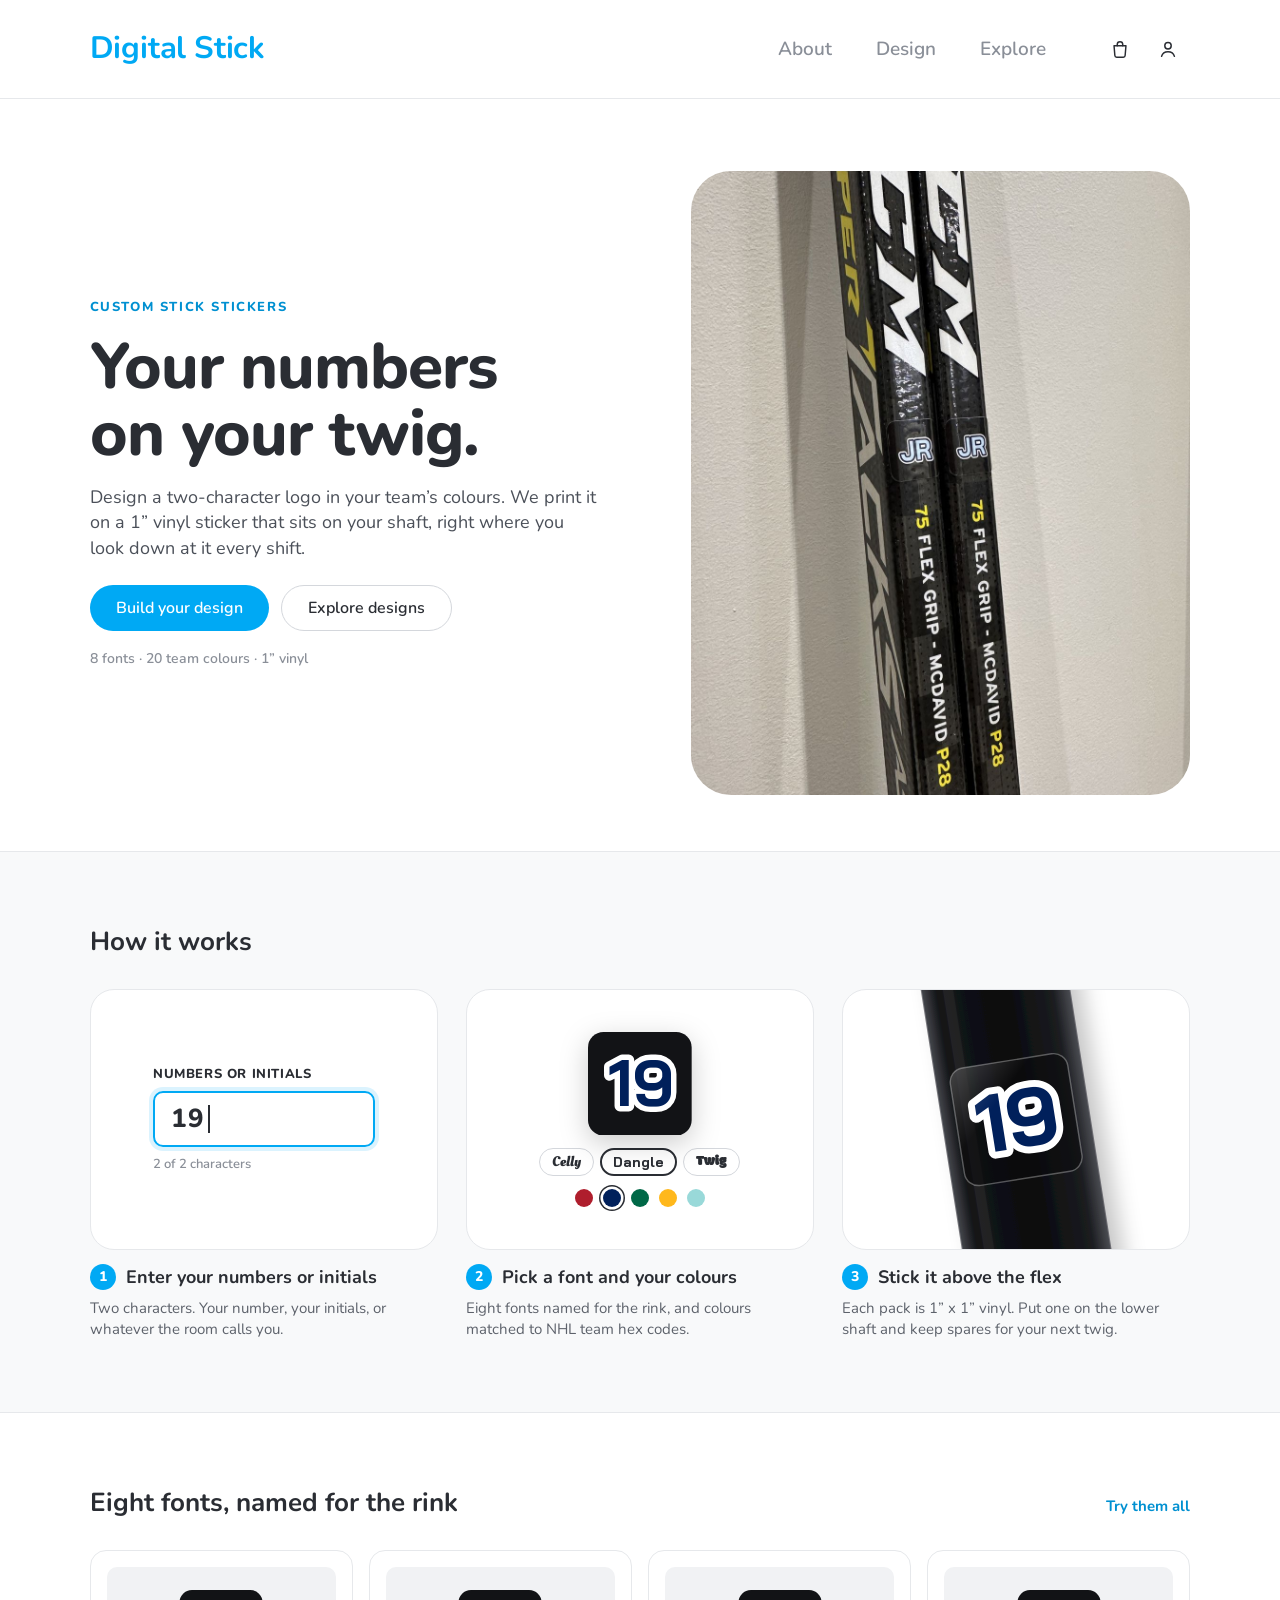
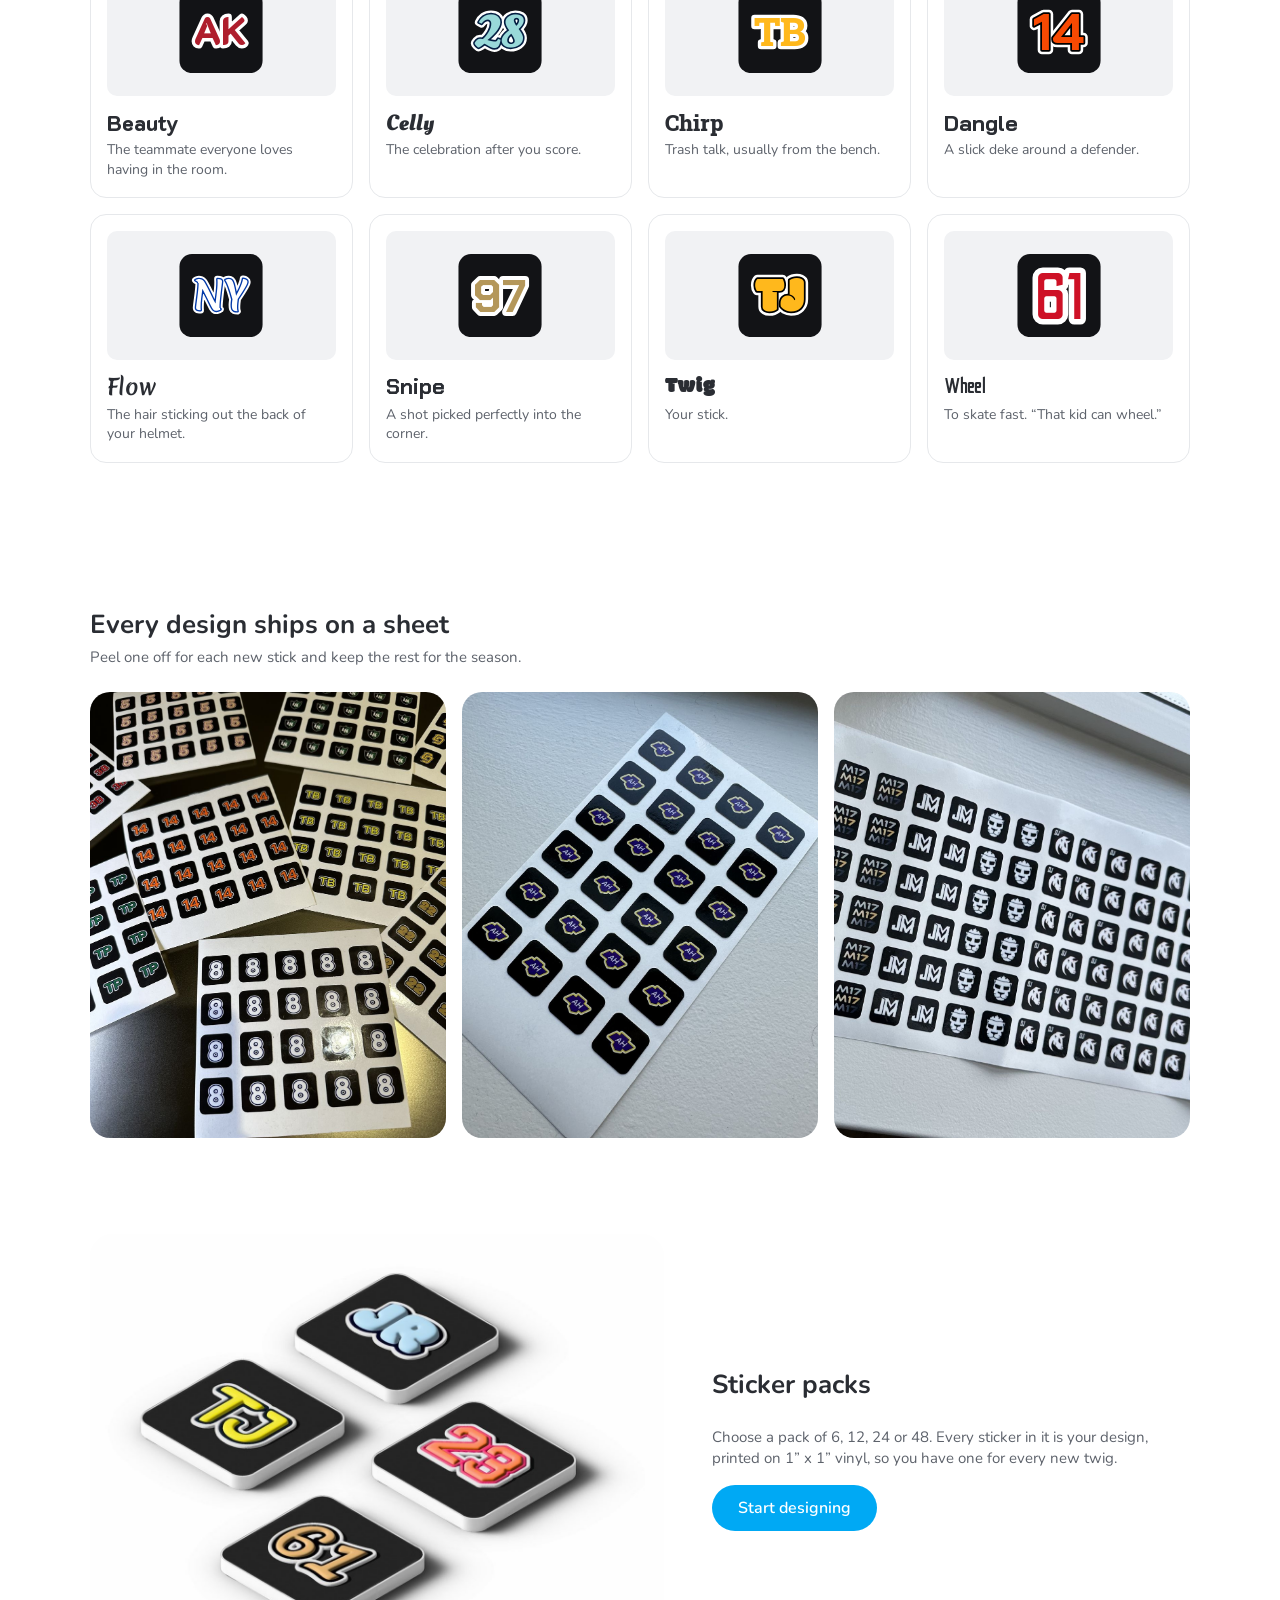
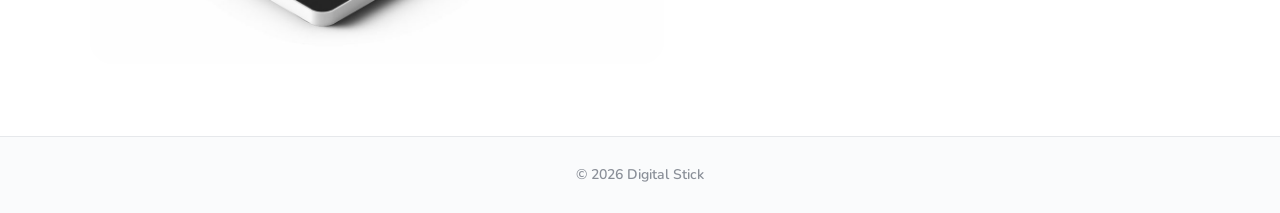
<file: index.html>
<!doctype html>
<html lang="en">
<head>
  <meta charset="utf-8">
  <meta name="viewport" content="width=device-width, initial-scale=1">
  <title>Digital Stick</title>
  <meta name="description" content="Design a two-character logo in your team's colours and put it on your hockey stick.">
  <link rel="preconnect" href="https://fonts.googleapis.com">
  <link rel="preconnect" href="https://fonts.gstatic.com" crossorigin>
  <link rel="stylesheet" href="https://fonts.googleapis.com/css2?family=Nunito:wght@400;600;700;800&family=Bai+Jamjuree:wght@700&family=Chakra+Petch:wght@700&family=K2D:wght@800&family=Merienda:wght@700&family=Modak&family=Odibee+Sans&family=Oleo+Script:wght@700&family=Roboto+Slab:wght@800&display=swap">
  <link rel="stylesheet" href="styles.css">
</head>
<body>
  <header class="site-header">
    <div class="container header-inner">
      <a class="brand" href="#home">Digital Stick</a>

      <nav class="nav" id="nav" aria-label="Main">
        <a href="#about" data-nav="about">About</a>
        <a href="#design" data-nav="design">Design</a>
        <a href="#explore" data-nav="explore">Explore</a>
        <a class="nav-mobile-only" href="#account" data-nav="account">Account</a>
      </nav>

      <div class="header-icons">
        <button class="icon-btn" id="cartBtn" type="button" aria-label="Bag">
          <svg viewBox="0 0 24 24" aria-hidden="true"><path d="M5.5 8.5h13l-.9 10.6a2 2 0 0 1-2 1.9H8.4a2 2 0 0 1-2-1.9L5.5 8.5Z"/><path d="M9 8.5V7a3 3 0 0 1 6 0v1.5"/></svg>
          <span class="badge" id="cartCount" hidden>0</span>
        </button>
        <button class="icon-btn account-btn" id="accountBtn" type="button" aria-label="Account" data-nav="account">
          <svg viewBox="0 0 24 24" aria-hidden="true"><circle cx="12" cy="8.5" r="3.5"/><path d="M5 20c.9-3.3 3.6-5 7-5s6.1 1.7 7 5"/></svg>
        </button>
        <button class="icon-btn menu-btn" id="menuBtn" type="button" aria-label="Menu" aria-expanded="false" aria-controls="nav">
          <svg viewBox="0 0 24 24" aria-hidden="true"><path d="M4 9h16M4 15h16"/></svg>
        </button>
      </div>
    </div>
  </header>

  <main>
    <!-- Home -->
    <section class="page home" data-page="home" aria-labelledby="homeTitle" hidden>
      <div class="container hero">
        <div class="hero-copy">
          <p class="eyebrow">Custom stick stickers</p>
          <h1 class="hero-title" id="homeTitle" tabindex="-1">Your numbers on your twig.</h1>
          <p class="lede">Design a two-character logo in your team’s colours. We print it on a 1” vinyl sticker that sits on your shaft, right where you look down at it every shift.</p>
          <div class="hero-ctas">
            <a class="btn primary lg" href="#design">Build your design</a>
            <a class="btn ghost lg" href="#explore">Explore designs</a>
          </div>
          <p class="hero-note">8 fonts · 20 team colours · 1” vinyl</p>
        </div>
        <div class="hero-visual">
          <img class="hero-card photo" src="assets/photos/sticks-jr.jpg" width="1050" height="1400"
               alt="Two hockey sticks, each with a light blue JR sticker on the shaft above the flex print">
        </div>
      </div>

      <div class="section how">
        <div class="container">
          <h2 class="section-title">How it works</h2>
          <ol class="steps-list">
            <li>
              <div class="step-visual" aria-hidden="true">
                <div class="mock-field">
                  <span class="mock-label">Numbers or initials</span>
                  <span class="mock-input"><span>19</span><i class="mock-caret"></i></span>
                  <span class="mock-hint">2 of 2 characters</span>
                </div>
              </div>
              <h3>Enter your numbers or initials</h3>
              <p>Two characters. Your number, your initials, or whatever the room calls you.</p>
            </li>
            <li>
              <div class="step-visual" aria-hidden="true">
                <div class="mock-pick">
                  <div class="mock-sticker" id="howColour"></div>
                  <div class="mock-fonts" id="howFonts"></div>
                  <div class="mock-swatches" id="howSwatches"></div>
                </div>
              </div>
              <h3>Pick a font and your colours</h3>
              <p>Eight fonts named for the rink, and colours matched to NHL team hex codes.</p>
            </li>
            <li>
              <div class="step-visual stick-mini" id="howStick" aria-hidden="true"></div>
              <h3>Stick it above the flex</h3>
              <p>Each pack is 1” x 1” vinyl. Put one on the lower shaft and keep spares for your next twig.</p>
            </li>
          </ol>
        </div>
      </div>

      <div class="section fonts-section">
        <div class="container">
          <div class="section-head">
            <h2 class="section-title">Eight fonts, named for the rink</h2>
            <a class="text-link" href="#design">Try them all</a>
          </div>
          <div class="font-tiles" id="fontTiles"></div>
        </div>
      </div>

      <div class="section band">
        <div class="container">
          <div class="section-head">
            <h2 class="section-title">Every design ships on a sheet</h2>
          </div>
          <p class="section-sub">Peel one off for each new stick and keep the rest for the season.</p>
          <div class="photo-band">
            <img class="photo" src="assets/photos/sheets-spread.jpg" width="1050" height="1400" loading="lazy"
                 alt="Sticker sheets fanned out on a table, with numbers 8, 14 and 22 and initials TB and TP">
            <img class="photo" src="assets/photos/sheet-ah.jpg" width="1050" height="1400" loading="lazy"
                 alt="A sheet of 24 black square stickers with a purple and gold AH logo">
            <img class="photo" src="assets/photos/sheet-strip.jpg" width="1400" height="1400" loading="lazy"
                 alt="A long strip of black square stickers printed with several different team logos">
          </div>
        </div>
      </div>

      <div class="section packs-section">
        <div class="container packs-inner">
          <img class="packs-photo" src="assets/photos/stickers-3d.jpg" width="1200" height="900" loading="lazy"
               alt="Four square stickers reading JR, TJ, 28 and 61, each on a black background">
          <div class="packs-copy">
            <h2 class="section-title">Sticker packs</h2>
            <p class="section-sub">Choose a pack of 6, 12, 24 or 48. Every sticker in it is your design, printed on 1” x 1” vinyl, so you have one for every new twig.</p>
            <a class="btn primary lg" href="#design">Start designing</a>
          </div>
        </div>
      </div>
    </section>

    <!-- Design, step 1: build the design -->
    <section class="page step" data-page="design" id="stepDesign" aria-labelledby="designTitle" hidden>
      <div class="container layout">
        <div class="preview-col">
          <h1 class="step-title" id="designTitle" tabindex="-1">Build your design</h1>
          <div class="preview-card">
            <div class="logo-preview" id="logoPreview" role="img" aria-label="Logo preview"></div>
          </div>
        </div>

        <form class="options" id="designForm" novalidate>
          <div class="opt open" data-opt="text">
            <button class="opt-head" type="button" aria-expanded="true">
              <span class="opt-title" id="textLabel">Enter your numbers or initials</span>
              <span class="opt-value" data-value="text"></span>
              <span class="check" aria-hidden="true"></span>
            </button>
            <div class="opt-body">
              <input class="text-input" id="textInput" type="text" maxlength="2" autocomplete="off"
                     autocapitalize="characters" spellcheck="false" aria-labelledby="textLabel" aria-describedby="textHint">
              <p class="hint" id="textHint">Up to 2 letters or numbers</p>
            </div>
          </div>

          <div class="opt" data-opt="font">
            <button class="opt-head" type="button" aria-expanded="false">
              <span class="opt-title" id="fontLabel">Choose a font</span>
              <span class="opt-value" data-value="font"></span>
              <span class="check" aria-hidden="true"></span>
            </button>
            <div class="opt-body">
              <div class="font-grid" id="fontGrid" role="radiogroup" aria-labelledby="fontLabel"></div>
            </div>
          </div>

          <div class="opt" data-opt="fill">
            <button class="opt-head" type="button" aria-expanded="false">
              <span class="opt-title" id="fillLabel">Pick a colour</span>
              <span class="opt-value" data-value="fill"></span>
              <span class="check" aria-hidden="true"></span>
            </button>
            <div class="opt-body">
              <p class="colour-name" id="fillName" aria-live="polite"></p>
              <div class="swatches" id="fillSwatches" role="radiogroup" aria-labelledby="fillLabel"></div>
            </div>
          </div>

          <div class="opt" data-opt="outline">
            <button class="opt-head" type="button" aria-expanded="false">
              <span class="opt-title" id="outlineLabel">Add an outline</span>
              <span class="opt-value" data-value="outline"></span>
              <span class="check" aria-hidden="true"></span>
            </button>
            <div class="opt-body">
              <p class="colour-name" id="outlineName" aria-live="polite"></p>
              <div class="swatches" id="outlineSwatches" role="radiogroup" aria-labelledby="outlineLabel"></div>
            </div>
          </div>

          <div class="actions">
            <button class="btn ghost" id="saveDesignBtn" type="button">Save design</button>
            <button class="btn primary" id="nextBtn" type="submit">Next</button>
          </div>
        </form>
      </div>
    </section>

    <!-- Design, step 2: pick a pack and add to cart -->
    <section class="page step" data-page="order" id="stepOrder" aria-labelledby="orderTitle" hidden>
      <div class="container layout">
        <div class="preview-col">
          <h1 class="step-title" id="orderTitle" tabindex="-1">Your design</h1>
          <div class="preview-card carousel-card">
            <div class="carousel" id="carousel" aria-roledescription="carousel" aria-label="Design previews">
              <div class="slide" role="group" aria-roledescription="slide" aria-label="Sticker pack">
                <div class="sheet" id="sheet"></div>
              </div>
              <div class="slide" role="group" aria-roledescription="slide" aria-label="Single sticker">
                <div class="single" id="single"></div>
              </div>
              <div class="slide" role="group" aria-roledescription="slide" aria-label="On your stick">
                <div class="on-stick" id="onStick"></div>
              </div>
            </div>
          </div>
          <div class="dots" id="dots" role="tablist" aria-label="Choose preview">
            <button class="dot" type="button" role="tab" aria-label="Sticker pack" aria-selected="true"></button>
            <button class="dot" type="button" role="tab" aria-label="Single sticker" aria-selected="false"></button>
            <button class="dot" type="button" role="tab" aria-label="On your stick" aria-selected="false"></button>
          </div>
        </div>

        <form class="options order-options" id="orderForm" novalidate>
          <button class="back-link" id="backBtn" type="button">
            <svg viewBox="0 0 24 24" aria-hidden="true"><path d="M15 5l-7 7 7 7"/></svg>
            Edit design
          </button>

          <div class="opt open done">
            <div class="opt-head static">
              <span class="opt-title" id="qtyLabel">Select your quantity</span>
              <span class="check" aria-hidden="true"></span>
            </div>
            <div class="opt-body">
              <p class="desc">Every sticker in a pack is your design, printed on 1” x 1” vinyl.</p>
              <div class="qty-grid" id="qtyGrid" role="radiogroup" aria-labelledby="qtyLabel"></div>
            </div>
          </div>

          <div class="checkout">
            <label class="terms">
              <input type="checkbox" id="termsBox">
              <span>Please read and agree to the <a href="#terms" id="termsLink">terms and conditions.</a></span>
            </label>
            <p class="error" id="termsError" role="alert" hidden>Please agree to the terms and conditions first.</p>
            <button class="btn primary" id="addBtn" type="submit">Add to cart</button>
          </div>
        </form>
      </div>
    </section>

    <!-- Explore -->
    <section class="page explore" data-page="explore" aria-labelledby="exploreTitle" hidden>
      <div class="container">
        <div class="page-head">
          <h1 class="page-title" id="exploreTitle" tabindex="-1">Explore</h1>
          <p class="page-sub">Starter designs to riff on. Pick one, then change anything you want.</p>
        </div>
        <div class="chips" id="exploreChips" role="radiogroup" aria-label="Filter by font"></div>
        <ul class="gallery" id="gallery"></ul>
        <p class="gallery-empty" id="galleryEmpty" hidden>No designs in this font yet. <a href="#design">Make the first one.</a></p>
      </div>
    </section>

    <!-- About -->
    <section class="page about" data-page="about" aria-labelledby="aboutTitle" hidden>
      <div class="container">
        <div class="page-head">
          <h1 class="page-title" id="aboutTitle" tabindex="-1">About Digital Stick</h1>
          <p class="page-sub">Every player has a number. We put yours on your stick.</p>
        </div>

        <div class="about-grid">
          <div class="about-copy">
          <div class="prose">
            <p>Digital Stick started with a simple itch: sticks all look the same on the rack, and a strip of tape with your number in marker doesn’t last a week. We wanted something that looked like it came from the factory and still felt like yours.</p>
            <p>So we built a customizer. You choose two characters, a font, a fill colour and an outline. We print it on 1” vinyl and ship it in a pack, so you have one for every new twig this season.</p>
            <p>The fonts are named after the words you hear on the bench, and every colour comes straight from an NHL team palette, down to the hex code.</p>
          </div>
          <dl class="spec-grid">
            <div><dt>Size</dt><dd>1” x 1”</dd></div>
            <div><dt>Material</dt><dd>Vinyl</dd></div>
            <div><dt>Packs</dt><dd>6, 12, 24 or 48</dd></div>
            <div><dt>Choices</dt><dd>8 fonts, 20 colours</dd></div>
          </dl>
          </div>
          <figure class="placement">
            <div class="placement-frame">
              <img class="placement-card photo" src="assets/photos/sticks-jr-closeup.jpg" width="1050" height="1400" loading="lazy"
                   alt="Close-up of JR stickers on two stick shafts, just above the 75 flex print">
              <span class="placement-tag">Lower shaft, above the flex print</span>
            </div>
            <figcaption>You see it every time you look down, and it stays clear of your grip and your blade tape.</figcaption>
          </figure>
        </div>

        <div class="about-section">
          <h2 class="section-title">Applying your sticker</h2>
          <ol class="apply-list">
            <li><strong>Clean the spot.</strong> Wipe the shaft with rubbing alcohol and let it dry.</li>
            <li><strong>Peel and place.</strong> Line it up square with the shaft before you press down.</li>
            <li><strong>Press it flat.</strong> Work from the centre out to push out any air.</li>
            <li><strong>Let it set.</strong> Give it a few hours before your next skate.</li>
          </ol>
        </div>

        <div class="about-section">
          <h2 class="section-title">The glossary</h2>
          <dl class="glossary" id="glossary"></dl>
        </div>

        <div class="about-section">
          <h2 class="section-title">The colours</h2>
          <p class="section-sub">Each colour is named for the team it comes from. Digital Stick isn’t affiliated with the NHL or any of its teams.</p>
          <ul class="palette-list" id="paletteList"></ul>
        </div>

        <div class="about-section">
          <h2 class="section-title">Questions</h2>
          <div class="faq">
            <details>
              <summary>How big are the stickers?</summary>
              <p>Every sticker is 1” x 1”, which fits across the shaft of a senior or intermediate stick.</p>
            </details>
            <details>
              <summary>Can I use one character?</summary>
              <p>Yes. Enter a single number or letter and the design centres it for you.</p>
            </details>
            <details>
              <summary>Can I use a colour that isn’t listed?</summary>
              <p>Tap the plus button at the start of either colour row to pick any colour you like.</p>
            </details>
            <details>
              <summary>Can I order more than one design?</summary>
              <p>Yes. Add a design to your bag, then go back and build another. Every design ships together.</p>
            </details>
          </div>
        </div>
      </div>
    </section>

    <!-- Checkout -->
    <section class="page checkout-page" data-page="checkout" aria-labelledby="checkoutTitle" hidden>
      <div class="container">
        <div class="page-head">
          <h1 class="page-title" id="checkoutTitle" tabindex="-1">Checkout</h1>
        </div>

        <div class="checkout-empty" id="checkoutEmpty" hidden>
          <p>Your bag is empty.</p>
          <a class="btn primary lg" href="#design">Build your design</a>
        </div>

        <form class="checkout-grid" id="checkoutForm" novalidate>
          <div class="checkout-main">
            <section class="co-block" aria-labelledby="coBagTitle">
              <h2 class="co-title" id="coBagTitle">Your bag</h2>
              <ul class="co-items" id="coItems"></ul>
              <a class="text-link" href="#design">+ Add another design</a>
            </section>

            <section class="co-block" aria-labelledby="coShipTitle">
              <h2 class="co-title" id="coShipTitle">Shipping</h2>
              <div class="ship-options" id="shipOptions" role="radiogroup" aria-labelledby="coShipTitle"></div>
              <p class="co-note">You’ll enter your shipping address on the next step.</p>
            </section>
          </div>

          <aside class="summary" aria-labelledby="summaryTitle">
            <h2 class="co-title" id="summaryTitle">Order summary</h2>
            <dl class="summary-rows">
              <div><dt>Subtotal</dt><dd id="sumSubtotal">$0.00</dd></div>
              <div><dt>Shipping</dt><dd id="sumShipping">$0.00</dd></div>
              <div><dt>Taxes</dt><dd class="muted">Calculated at payment</dd></div>
              <div class="total"><dt>Total</dt><dd id="sumTotal">$0.00</dd></div>
            </dl>
            <button class="btn primary block lg" id="payBtn" type="submit">
              <svg viewBox="0 0 24 24" aria-hidden="true"><rect x="5" y="10.5" width="14" height="10" rx="2"/><path d="M8 10.5V8a4 4 0 0 1 8 0v2.5"/></svg>
              <span>Continue to payment</span>
            </button>
            <p class="error" id="payError" role="alert" hidden></p>
            <p class="secure-note">Payment is handled by Stripe. You can pay by card, Apple Pay or Google Pay, and your card details never touch this site.</p>
            <p class="demo-note" id="demoNote">Demo mode: payments aren’t connected yet, so nothing will be charged.</p>
          </aside>
        </form>
      </div>
    </section>

    <!-- Account: everything here is kept in this browser -->
    <section class="page account" data-page="account" aria-labelledby="accountTitle" hidden>
      <div class="container">
        <div class="page-head">
          <h1 class="page-title" id="accountTitle" tabindex="-1">Your account</h1>
          <p class="page-sub">Your details, saved designs and orders are kept in this browser. Come back on the same device to pick up where you left off.</p>
        </div>

        <div class="account-grid">
          <div class="account-main">
            <section class="co-block" aria-labelledby="savedTitle">
              <h2 class="co-title" id="savedTitle">Saved designs</h2>
              <ul class="saved-grid" id="savedGrid"></ul>
              <div class="account-empty" id="savedEmpty" hidden>
                <p>No saved designs yet. Build one and tap “Save design” to keep it here.</p>
                <a class="btn ghost" href="#design">Build a design</a>
              </div>
            </section>

            <section class="co-block" aria-labelledby="ordersTitle">
              <h2 class="co-title" id="ordersTitle">Orders</h2>
              <ul class="order-list" id="orderList"></ul>
              <p class="account-empty-text" id="ordersEmpty" hidden>You haven’t placed an order yet.</p>
            </section>
          </div>

          <aside class="summary" aria-labelledby="detailsTitle">
            <h2 class="co-title" id="detailsTitle">Your details</h2>
            <form class="details-form" id="detailsForm" novalidate>
              <label class="field" for="profileName">
                <span>Name</span>
                <input id="profileName" type="text" autocomplete="name">
              </label>
              <label class="field" for="profileEmail">
                <span>Email</span>
                <input id="profileEmail" type="email" autocomplete="email" inputmode="email" aria-describedby="profileError">
              </label>
              <p class="error" id="profileError" role="alert" hidden></p>
              <button class="btn primary block" type="submit">Save details</button>
              <p class="secure-note">We fill in this email at checkout, so your receipt and shipping updates go to the right inbox.</p>
            </form>
          </aside>
        </div>
      </div>
    </section>

    <!-- Thanks -->
    <section class="page thanks" data-page="thanks" aria-labelledby="thanksTitle" hidden>
      <div class="container thanks-inner">
        <div class="thanks-badge" aria-hidden="true">
          <svg viewBox="0 0 24 24"><path d="M6 12.5l4 4 8-9"/></svg>
        </div>
        <h1 class="page-title" id="thanksTitle" tabindex="-1">Your order’s in</h1>
        <p class="order-no" id="thanksNo"></p>
        <p class="demo-banner" id="thanksDemo" hidden>This was a demo order. Payments aren’t connected yet, so nothing was charged.</p>
        <p class="page-sub" id="thanksSub">We’ll print your stickers and email you when they ship.</p>
        <ul class="co-items thanks-items" id="thanksItems"></ul>
        <div class="hero-ctas center">
          <a class="btn primary lg" href="#design">Design another</a>
          <a class="btn ghost lg" href="#home">Back to home</a>
        </div>
      </div>
    </section>
  </main>

  <footer class="site-footer">
    <div class="container footer-inner">
      <p class="footer-copy">© <span id="year">2026</span> Digital Stick</p>
    </div>
  </footer>


  <!-- Cart drawer -->
  <dialog class="drawer" id="cartDrawer" aria-labelledby="cartTitle">
    <div class="drawer-head">
      <h2 id="cartTitle">Your bag</h2>
      <button class="icon-btn" type="button" data-close aria-label="Close bag">
        <svg viewBox="0 0 24 24" aria-hidden="true"><path d="M6 6l12 12M18 6L6 18"/></svg>
      </button>
    </div>
    <ul class="cart-items" id="cartItems"></ul>
    <p class="cart-empty" id="cartEmpty">Your bag is empty. Go build a beauty.</p>
    <div class="drawer-foot">
      <div class="subtotal"><span>Subtotal</span><strong id="subtotal">$0.00</strong></div>
      <button class="btn primary block" type="button" id="checkoutBtn" disabled>Checkout</button>
    </div>
  </dialog>

  <!-- Terms -->
  <dialog class="modal" id="termsDialog" aria-labelledby="termsTitle">
    <h2 id="termsTitle">Terms and conditions</h2>
    <p>Every Digital Stick pack is printed to order from the design you build. Because each design is custom, orders can't be cancelled once they've been sent to print.</p>
    <p>Colour names refer to the team colours that inspired them. Digital Stick is not affiliated with, endorsed by, or sponsored by the NHL or any of its teams.</p>
    <p>Stickers are 1” x 1” vinyl. Apply to a clean, dry stick and let them set before your next skate.</p>
    <div class="modal-actions">
      <button class="btn ghost" type="button" data-close>Close</button>
      <button class="btn primary" type="button" id="agreeBtn">I agree</button>
    </div>
  </dialog>

  <div class="toast" id="toast" role="status" aria-live="polite"></div>

  <script src="sticker.js"></script>
  <script src="app.js"></script>
</body>
</html>
</file>
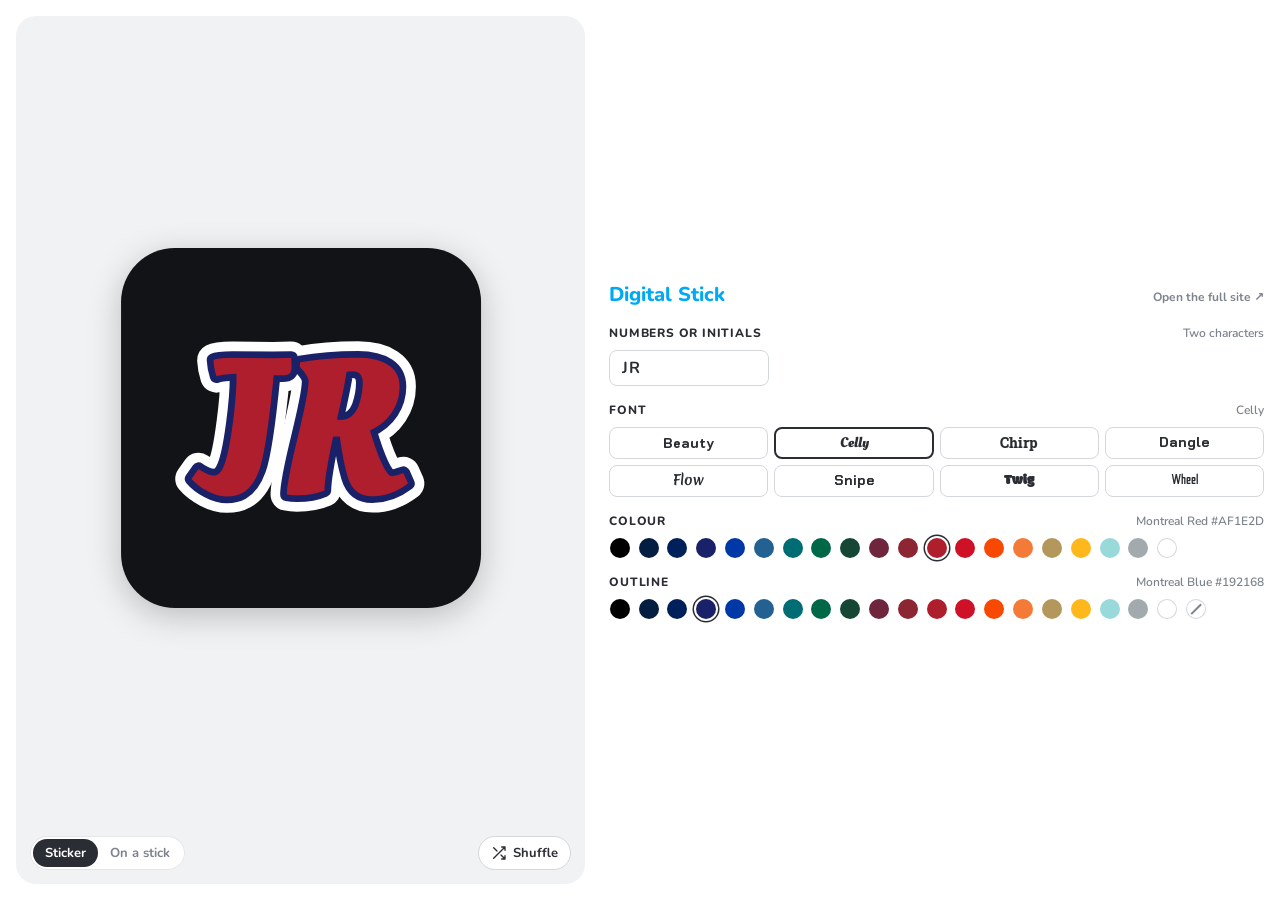
<file: embed.html>
<!doctype html>
<html lang="en">
<head>
  <meta charset="utf-8">
  <meta name="viewport" content="width=device-width, initial-scale=1">
  <title>Digital Stick Customizer</title>
  <meta name="description" content="Design a two-character hockey stick sticker. An interactive demo of the Digital Stick customizer.">
  <link rel="preconnect" href="https://fonts.googleapis.com">
  <link rel="preconnect" href="https://fonts.gstatic.com" crossorigin>
  <link rel="stylesheet" href="https://fonts.googleapis.com/css2?family=Nunito:wght@400;600;700;800&family=Bai+Jamjuree:wght@700&family=Chakra+Petch:wght@700&family=K2D:wght@800&family=Merienda:wght@700&family=Modak&family=Odibee+Sans&family=Oleo+Script:wght@700&family=Roboto+Slab:wght@800&display=swap">
  <style>
    /* Compact two-column widget sized for a Notion embed block; stacks below 560px. */
    :root {
      color-scheme: light;
      --bg: #ffffff;
      --panel: #f1f2f4;
      --ink: #2a2d33;
      --muted: #7d838c;
      --line: #e3e6ea;
      --field: #d4d7dc;
      --brand: #00a9f4;
      --ring: #2a2d33;
      --chip-bg: #ffffff;
      --swatch-edge: rgba(0, 0, 0, 0);
      --font-ui: "Nunito", system-ui, -apple-system, "Segoe UI", sans-serif;
    }
    @media (prefers-color-scheme: dark) {
      :root:not([data-theme="light"]) {
        color-scheme: dark;
        --bg: #191a1c;
        --panel: #232528;
        --ink: #eceef1;
        --muted: #9aa0a8;
        --line: #303338;
        --field: #3a3e44;
        --brand: #33baf6;
        --ring: #eceef1;
        --chip-bg: #1f2124;
        --swatch-edge: rgba(255, 255, 255, 0.16);
      }
    }
    :root[data-theme="dark"] {
      color-scheme: dark;
      --bg: #191a1c;
      --panel: #232528;
      --ink: #eceef1;
      --muted: #9aa0a8;
      --line: #303338;
      --field: #3a3e44;
      --brand: #33baf6;
      --ring: #eceef1;
      --chip-bg: #1f2124;
      --swatch-edge: rgba(255, 255, 255, 0.16);
    }

    *, *::before, *::after { box-sizing: border-box; }
    html, body { height: 100%; }
    body {
      margin: 0;
      background: var(--bg);
      color: var(--ink);
      font-family: var(--font-ui);
      font-size: 14px;
      line-height: 1.4;
    }
    button { font: inherit; color: inherit; }

    .widget {
      display: grid;
      grid-template-columns: minmax(0, 1fr) minmax(0, 1.15fr);
      gap: 24px;
      min-height: 100%;
      padding: 16px;
      align-items: center;
    }

    /* Preview */
    .stage {
      position: relative;
      display: flex;
      flex-direction: column;
      gap: 10px;
      height: 100%;
      min-height: 300px;
      padding: 14px;
      border-radius: 20px;
      background: var(--panel);
    }
    .view {
      flex: 1;
      display: grid;
      place-items: center;
      min-height: 0;
    }
    .view > svg { display: block; width: 100%; height: 100%; max-height: 360px; }
    .view.sticker-view { padding: 12% 16%; }
    .view.sticker-view > svg { filter: drop-shadow(0 8px 16px rgba(0, 0, 0, 0.22)); }
    .view.stick-view { border-radius: 12px; overflow: hidden; }
    .empty { color: var(--muted); font-weight: 700; }

    .stage-bar { display: flex; align-items: center; justify-content: space-between; gap: 8px; }
    .toggle {
      display: inline-flex;
      padding: 3px;
      border-radius: 999px;
      background: var(--bg);
      box-shadow: inset 0 0 0 1px var(--line);
    }
    .toggle button {
      height: 28px;
      padding: 0 12px;
      border: 0;
      border-radius: 999px;
      background: none;
      color: var(--muted);
      font-size: 13px;
      font-weight: 700;
      cursor: pointer;
    }
    .toggle button[aria-pressed="true"] { background: var(--ink); color: var(--bg); }
    .shuffle {
      display: inline-flex;
      align-items: center;
      gap: 6px;
      height: 34px;
      padding: 0 12px;
      border: 1px solid var(--field);
      border-radius: 999px;
      background: var(--bg);
      font-size: 13px;
      font-weight: 700;
      cursor: pointer;
    }
    .shuffle svg { width: 16px; height: 16px; fill: none; stroke: currentColor; stroke-width: 2; stroke-linecap: round; stroke-linejoin: round; }
    .shuffle:hover { border-color: var(--muted); }

    /* Controls */
    .controls { display: flex; flex-direction: column; gap: 16px; min-width: 0; }
    .brand-row { display: flex; align-items: baseline; justify-content: space-between; gap: 12px; }
    .brand { margin: 0; color: var(--brand); font-size: 20px; font-weight: 800; }
    .brand-row a { color: var(--muted); font-size: 12px; font-weight: 700; text-decoration: none; white-space: nowrap; }
    .brand-row a:hover { color: var(--ink); }

    .group { display: flex; flex-direction: column; gap: 8px; }
    .label {
      display: flex;
      justify-content: space-between;
      gap: 8px;
      margin: 0;
      font-size: 12px;
      font-weight: 800;
      letter-spacing: 0.8px;
      text-transform: uppercase;
    }
    .label span { color: var(--muted); font-weight: 600; letter-spacing: 0; text-transform: none; white-space: nowrap; overflow: hidden; text-overflow: ellipsis; }

    .text-input {
      width: 100%;
      max-width: 160px;
      height: 36px;
      padding: 0 12px;
      border: 1px solid var(--field);
      border-radius: 8px;
      background: var(--chip-bg);
      color: var(--ink);
      font: inherit;
      font-size: 16px;
      font-weight: 700;
      letter-spacing: 1px;
      text-transform: uppercase;
    }
    .text-input:focus { outline: 2px solid var(--brand); outline-offset: 1px; border-color: transparent; }

    .fonts { display: grid; grid-template-columns: repeat(4, minmax(0, 1fr)); gap: 6px; }
    .font-btn {
      height: 32px;
      padding: 0 4px;
      border: 1px solid var(--field);
      border-radius: 8px;
      background: var(--chip-bg);
      font-size: 14px;
      white-space: nowrap;
      overflow: hidden;
      cursor: pointer;
    }
    .font-btn:hover { border-color: var(--muted); }
    .font-btn[aria-checked="true"] { border: 2px solid var(--ring); }

    .swatches { display: grid; grid-template-columns: repeat(auto-fill, minmax(20px, 1fr)); gap: 8px; justify-items: center; }
    .swatch {
      width: 20px;
      height: 20px;
      padding: 0;
      border: 0;
      border-radius: 50%;
      background: var(--c);
      box-shadow: inset 0 0 0 1px var(--swatch-edge);
      cursor: pointer;
      position: relative;
    }
    .swatch.light { box-shadow: inset 0 0 0 1px var(--field); }
    .swatch:hover { transform: scale(1.12); }
    .swatch[aria-checked="true"] { box-shadow: inset 0 0 0 1px var(--swatch-edge), 0 0 0 2px var(--bg), 0 0 0 3.5px var(--ring); }
    .swatch.none { background: var(--chip-bg); box-shadow: inset 0 0 0 1px var(--field); }
    .swatch.none::after {
      content: "";
      position: absolute;
      left: 50%;
      top: 50%;
      width: 70%;
      height: 1.5px;
      background: var(--muted);
      transform: translate(-50%, -50%) rotate(-45deg);
    }
    .swatch.none[aria-checked="true"] { box-shadow: inset 0 0 0 1px var(--field), 0 0 0 2px var(--bg), 0 0 0 3.5px var(--ring); }

    :focus-visible { outline: 2px solid var(--brand); outline-offset: 2px; }

    @media (max-width: 559px) {
      .widget { grid-template-columns: 1fr; gap: 16px; align-items: start; }
      .stage { min-height: 0; height: auto; }
      .view { height: 220px; flex: none; }
      .view.sticker-view { padding: 16px 0; }
    }
    @media (prefers-reduced-motion: reduce) {
      .swatch:hover { transform: none; }
    }
  </style>
</head>
<body>
  <main class="widget">
    <section class="stage" aria-label="Preview">
      <div class="view sticker-view" id="view" role="img" aria-label="Sticker preview"></div>
      <div class="stage-bar">
        <div class="toggle" role="group" aria-label="Preview style">
          <button type="button" id="showSticker" aria-pressed="true">Sticker</button>
          <button type="button" id="showStick" aria-pressed="false">On a stick</button>
        </div>
        <button class="shuffle" type="button" id="shuffle">
          <svg viewBox="0 0 24 24" aria-hidden="true"><path d="M16 3h5v5M4 20 21 3M21 16v5h-5M15 15l6 6M4 4l5 5"/></svg>
          Shuffle
        </button>
      </div>
    </section>

    <section class="controls" aria-label="Customize">
      <div class="brand-row">
        <p class="brand">Digital Stick</p>
        <a href="./" target="_blank" rel="noopener">Open the full site ↗</a>
      </div>

      <div class="group">
        <label class="label" for="text">Numbers or initials <span>Two characters</span></label>
        <input class="text-input" id="text" type="text" maxlength="2" autocomplete="off" autocapitalize="characters" spellcheck="false">
      </div>

      <div class="group">
        <p class="label" id="fontLabel">Font <span id="fontName"></span></p>
        <div class="fonts" id="fonts" role="radiogroup" aria-labelledby="fontLabel"></div>
      </div>

      <div class="group">
        <p class="label" id="fillLabel">Colour <span id="fillName"></span></p>
        <div class="swatches" id="fill" role="radiogroup" aria-labelledby="fillLabel"></div>
      </div>

      <div class="group">
        <p class="label" id="outlineLabel">Outline <span id="outlineName"></span></p>
        <div class="swatches" id="outline" role="radiogroup" aria-labelledby="outlineLabel"></div>
      </div>
    </section>
  </main>

  <script src="sticker.js"></script>
  <script src="embed.js"></script>
</body>
</html>
</file>
<file: styles.css>
:root {
  color-scheme: light;
  --brand: #00a9f4;
  --brand-dark: #0090d1;
  --ink: #2a2d33;
  --muted: #8a8f98;
  --line: #e6e8eb;
  --panel: #f1f2f4;
  --field: #d4d7dc;
  --check: #1ea7fd;
  --error: #c8102e;
  --radius-card: 40px;
  --header-h: 98px;
}

*,
*::before,
*::after { box-sizing: border-box; }

html { -webkit-text-size-adjust: 100%; }

body {
  margin: 0;
  background: #fff;
  color: var(--ink);
  font-family: "Nunito", system-ui, -apple-system, "Segoe UI", sans-serif;
  font-size: 15px;
  line-height: 1.4;
}

button { font: inherit; color: inherit; }
a { color: inherit; }
[hidden] { display: none !important; }

.container {
  width: 100%;
  max-width: 1280px;
  margin: 0 auto;
  padding: 0 clamp(16px, 7vw, 100px);
}

/* ---------- Header ---------- */

.site-header {
  position: sticky;
  top: env(safe-area-inset-top, 0px);
  z-index: 20;
  background: #fff;
  border-bottom: 1px solid var(--line);
  transition: background-color 0.25s ease, border-color 0.25s ease, -webkit-backdrop-filter 0.25s ease, backdrop-filter 0.25s ease;
}
/* Frosted glass once the page scrolls under it */
.site-header.scrolled {
  background: rgba(255, 255, 255, 0.62);
  border-bottom-color: rgba(20, 30, 40, 0.08);
  -webkit-backdrop-filter: blur(18px) saturate(180%);
  backdrop-filter: blur(18px) saturate(180%);
}
@supports not ((backdrop-filter: blur(1px)) or (-webkit-backdrop-filter: blur(1px))) {
  .site-header.scrolled { background: rgba(255, 255, 255, 0.94); }
}

.header-inner {
  display: flex;
  align-items: center;
  height: var(--header-h);
  gap: 24px;
}

.brand {
  color: var(--brand);
  font-weight: 700;
  font-size: 31px;
  letter-spacing: -0.2px;
  text-decoration: none;
  margin-right: auto;
}

.nav { display: flex; gap: 44px; margin-right: 28px; }
.nav a {
  color: var(--muted);
  text-decoration: none;
  font-size: 19px;
  font-weight: 600;
}
.nav a:hover { color: var(--ink); }
.nav a[aria-current="page"] { color: var(--ink); font-weight: 700; }

.header-icons { display: flex; align-items: center; gap: 4px; }

.icon-btn {
  position: relative;
  display: inline-grid;
  place-items: center;
  width: 44px;
  height: 44px;
  padding: 0;
  border: 0;
  border-radius: 50%;
  background: none;
  cursor: pointer;
  color: var(--ink);
  transition: background-color 0.15s ease;
}
.icon-btn:hover { background: rgba(20, 30, 40, 0.05); }
.icon-btn:focus-visible { outline: 2px solid var(--brand); outline-offset: 0; }
.icon-btn svg {
  width: 22px;
  height: 22px;
  fill: none;
  stroke: currentColor;
  stroke-width: 1.6;
  stroke-linecap: round;
  stroke-linejoin: round;
}

.badge {
  position: absolute;
  top: 6px;
  left: 27px;
  min-width: 16px;
  height: 16px;
  padding: 0 4px;
  border-radius: 8px;
  background: var(--brand);
  box-shadow: 0 0 0 2px #fff;
  color: #fff;
  font-size: 10px;
  font-weight: 800;
  line-height: 18px;
}

.menu-btn { display: none; }

/* ---------- Layout ---------- */

.step { padding: 72px 0 80px; }

.layout {
  display: grid;
  grid-template-columns: minmax(0, 1fr) minmax(0, 1fr);
  gap: 48px clamp(32px, 6vw, 96px);
  align-items: start;
}

.preview-col {
  position: sticky;
  top: calc(var(--header-h) + 32px);
  display: flex;
  flex-direction: column;
  align-items: center;
}

.step-title {
  align-self: stretch;
  max-width: 490px;
  width: 100%;
  margin: 28px auto 48px;
  padding-left: 18px;
  font-size: 31px;
  font-weight: 600;
}

.preview-card {
  width: 100%;
  max-width: 490px;
  aspect-ratio: 1;
  border-radius: var(--radius-card);
  background: var(--panel);
  overflow: hidden;
}

.logo-preview {
  display: grid;
  place-items: center;
  width: 100%;
  height: 100%;
  padding: 20%;
}
.logo-preview > svg { width: 100%; height: 100%; overflow: visible; filter: drop-shadow(0 8px 18px rgba(0, 0, 0, 0.18)); }

.empty-preview {
  color: #b7bbc2;
  font-weight: 700;
  font-size: 17px;
  text-align: center;
}

/* ---------- Option sections ---------- */

.options {
  width: 100%;
  max-width: 404px;
  justify-self: center;
  display: flex;
  flex-direction: column;
  gap: 44px;
}

.opt-head {
  display: flex;
  align-items: center;
  gap: 10px;
  width: 100%;
  padding: 0 0 6px;
  margin: 0 0 14px;
  border: 0;
  border-bottom: 1px solid var(--line);
  background: none;
  text-align: left;
  cursor: default;
}
.opt-title { font-size: 19px; font-weight: 600; }
.opt-value, .check { display: none; }

.text-input {
  width: 180px;
  height: 34px;
  padding: 0 14px;
  border: 1px solid var(--field);
  border-radius: 12px;
  font: inherit;
  font-size: 15px;
  font-weight: 600;
  text-transform: uppercase;
  color: var(--ink);
}
.text-input:focus { outline: 2px solid var(--brand); outline-offset: 1px; border-color: transparent; }

.hint { margin: 8px 0 0; font-size: 13px; color: var(--muted); }
.hint sup { font-size: 9px; }

.font-grid {
  display: grid;
  grid-template-columns: repeat(4, minmax(0, 1fr));
  gap: 18px 22px;
}

.font-btn {
  height: 36px;
  padding: 0 4px;
  border: 1px solid var(--field);
  border-radius: 12px;
  background: #fff;
  cursor: pointer;
  font-size: 15px;
  white-space: nowrap;
  overflow: hidden;
}
.font-btn:hover { border-color: #9aa0a8; }
.font-btn[aria-checked="true"] {
  border: 2px solid var(--ink);
  box-shadow: 0 1px 4px rgba(0, 0, 0, 0.15);
}

.colour-name { margin: 0 0 14px; font-size: 14px; }

.swatches {
  display: grid;
  grid-template-columns: repeat(11, 22px);
  justify-content: space-between;
  row-gap: 14px;
}

.swatch {
  position: relative;
  width: 22px;
  height: 22px;
  padding: 0;
  border: 0;
  border-radius: 50%;
  background: var(--c);
  cursor: pointer;
}
.swatch.light { box-shadow: inset 0 0 0 1px #d8dbe0; }
.swatch:hover { transform: scale(1.12); }
.swatch[aria-checked="true"] {
  box-shadow: inset 0 0 0 1px rgba(0, 0, 0, 0.15), 0 0 0 2.5px #fff, 0 0 0 4px var(--ink);
}
.swatch:focus-visible, .font-btn:focus-visible, .qty-btn:focus-visible, .dot:focus-visible, .opt-head:focus-visible {
  outline: 2px solid var(--brand);
  outline-offset: 3px;
}

.swatch.add {
  background: #fff;
  box-shadow: inset 0 0 0 1.5px #3a3d43;
}
.swatch.add::before, .swatch.add::after {
  content: "";
  position: absolute;
  left: 50%;
  top: 50%;
  width: 10px;
  height: 1.5px;
  background: #3a3d43;
  transform: translate(-50%, -50%);
}
.swatch.add::after { transform: translate(-50%, -50%) rotate(90deg); }
.swatch.add.custom { background: var(--c); }
.swatch.add.custom::before, .swatch.add.custom::after { background: var(--plus, #fff); }
.swatch.add input {
  position: absolute;
  inset: 0;
  width: 100%;
  height: 100%;
  opacity: 0;
  pointer-events: none;
}

.swatch.none {
  background: #fff;
  box-shadow: inset 0 0 0 1px #d8dbe0;
}
.swatch.none::after {
  content: "";
  position: absolute;
  left: 50%;
  top: 50%;
  width: 70%;
  height: 1.5px;
  background: #c3c7cd;
  transform: translate(-50%, -50%) rotate(-45deg);
}

.actions { display: flex; justify-content: flex-end; margin-top: -8px; }

.btn {
  display: inline-flex;
  align-items: center;
  justify-content: center;
  gap: 8px;
  min-width: 122px;
  height: 36px;
  padding: 0 20px;
  border: 0;
  border-radius: 999px;
  font-size: 16px;
  font-weight: 600;
  text-decoration: none;
  cursor: pointer;
}
.btn:focus-visible { outline: 2px solid var(--brand); outline-offset: 2px; }
.btn.lg { height: 46px; padding: 0 26px; }
.btn svg { width: 18px; height: 18px; fill: none; stroke: currentColor; stroke-width: 2; stroke-linecap: round; stroke-linejoin: round; }
.btn.primary { background: var(--brand); color: #fff; }
.btn.primary:hover { background: var(--brand-dark); }
.btn.primary:disabled { background: #b9e4f8; cursor: not-allowed; }
.btn.ghost { background: #fff; border: 1px solid var(--field); color: var(--ink); }
.btn.ghost:hover { border-color: #9aa0a8; }
.btn.block { width: 100%; height: 44px; }

/* ---------- Step 2 ---------- */

.order-options { padding-top: 160px; max-width: 500px; gap: 0; }

.back-link {
  display: none;
  align-items: center;
  gap: 4px;
  align-self: flex-start;
  margin: 0 0 28px -6px;
  padding: 4px 6px;
  border: 0;
  background: none;
  color: var(--muted);
  font-weight: 600;
  cursor: pointer;
}
.back-link:hover { color: var(--ink); }
.back-link svg { width: 18px; height: 18px; fill: none; stroke: currentColor; stroke-width: 2; stroke-linecap: round; stroke-linejoin: round; }
#stepOrder .back-link { display: inline-flex; }
#stepOrder .order-options { padding-top: 104px; }

.desc { margin: 0 0 22px; font-size: 14px; }

.qty-grid {
  display: grid;
  grid-template-columns: repeat(4, minmax(0, 1fr));
  gap: 20px;
}

.qty-btn {
  display: flex;
  flex-direction: column;
  align-items: center;
  justify-content: center;
  gap: 6px;
  height: 78px;
  border: 1px solid var(--field);
  border-radius: 12px;
  background: #fff;
  cursor: pointer;
}
.qty-btn:hover { border-color: #9aa0a8; }
.qty-btn[aria-checked="true"] { border: 2px solid var(--ink); }
.qty-btn .count { font-size: 15px; }
.qty-btn .price { font-size: 12px; font-weight: 600; }

.checkout {
  display: flex;
  flex-direction: column;
  align-items: flex-end;
  gap: 14px;
  margin-top: 130px;
}

.terms {
  display: flex;
  align-items: center;
  gap: 10px;
  font-size: 13px;
  cursor: pointer;
}
.terms input { flex: none; width: 20px; height: 20px; margin: 0; accent-color: var(--brand); }

.error { margin: -6px 0 0; color: var(--error); font-size: 13px; font-weight: 600; }

/* Carousel */

.carousel-card { position: relative; }

.carousel {
  display: flex;
  width: 100%;
  height: 100%;
  overflow-x: auto;
  scroll-snap-type: x mandatory;
  scrollbar-width: none;
}
.carousel::-webkit-scrollbar { display: none; }

.slide {
  flex: 0 0 100%;
  display: grid;
  place-items: center;
  scroll-snap-align: center;
}

.slide { container-type: size; }

/* White backing sheet, like the real packs */
.sheet {
  display: grid;
  grid-template-columns: repeat(var(--cols, 3), var(--u, 20cqmin));
  gap: var(--gap, 4cqmin);
  padding: var(--pad, 6cqmin);
  border-radius: 1.2cqmin;
  background: #fff;
  box-shadow: 0 1px 2px rgba(0, 0, 0, 0.08), 0 10px 28px rgba(20, 30, 40, 0.12);
}
.sheet > svg { display: block; width: 100%; height: auto; }

.single { width: 100%; height: 100%; padding: 22%; display: grid; place-items: center; }
.single > svg { width: 100%; height: 100%; filter: drop-shadow(0 10px 20px rgba(0, 0, 0, 0.22)); }

.on-stick { width: 100%; height: 100%; }
.on-stick > svg { display: block; width: 100%; height: 100%; }

.dots { display: flex; gap: 4px; margin-top: 14px; }
.dot {
  width: 20px;
  height: 20px;
  padding: 0;
  border: 0;
  background: none;
  cursor: pointer;
}
.dot::before {
  content: "";
  display: block;
  width: 8px;
  height: 8px;
  margin: auto;
  border-radius: 50%;
  background: #8e959e;
  opacity: 0.75;
}
.dot[aria-selected="true"]::before { background: #2a2d33; opacity: 1; }

/* ---------- Drawer, modal, toast ---------- */

dialog { border: 0; padding: 0; color: var(--ink); }
dialog::backdrop { background: rgba(20, 24, 30, 0.35); }

.drawer {
  position: fixed;
  inset: 0 0 0 auto;
  width: min(400px, 100vw);
  height: 100%;
  max-height: none;
  margin: 0;
  display: none;
  flex-direction: column;
  background: #fff;
}
.drawer[open] { display: flex; }

.drawer-head {
  display: flex;
  align-items: center;
  justify-content: space-between;
  padding: 20px 20px 16px 24px;
  border-bottom: 1px solid var(--line);
}
.drawer-head h2 { margin: 0; font-size: 21px; }

.cart-items { list-style: none; margin: 0; padding: 8px 24px; overflow-y: auto; flex: 1; }
.cart-items li {
  display: grid;
  grid-template-columns: 64px 1fr auto;
  gap: 14px;
  align-items: center;
  padding: 14px 0;
  border-bottom: 1px solid var(--line);
}
.cart-thumb {
  display: grid;
  place-items: center;
  width: 64px;
  height: 64px;
}
.cart-thumb > svg { width: 100%; height: 100%; }
.cart-meta strong { display: block; font-size: 15px; }
.cart-meta span { display: block; font-size: 12px; color: #666; }
.cart-side { text-align: right; font-weight: 700; font-size: 14px; }
.cart-side button {
  display: block;
  margin: 4px 0 0 auto;
  padding: 0;
  border: 0;
  background: none;
  color: var(--muted);
  font-size: 12px;
  text-decoration: underline;
  cursor: pointer;
}
.cart-empty { flex: 1; margin: 0; padding: 32px 24px; color: var(--muted); }

.drawer-foot { padding: 20px 24px 24px; border-top: 1px solid var(--line); }
.subtotal { display: flex; justify-content: space-between; margin-bottom: 16px; font-size: 16px; }

.modal {
  width: min(480px, calc(100vw - 32px));
  padding: 28px;
  border-radius: 16px;
}
.modal h2 { margin: 0 0 12px; font-size: 21px; }
.modal p { margin: 0 0 12px; font-size: 14px; color: #444; }
.modal-actions { display: flex; justify-content: flex-end; gap: 12px; margin-top: 20px; }

.toast {
  position: fixed;
  left: 50%;
  bottom: 24px;
  z-index: 50;
  max-width: calc(100vw - 32px);
  padding: 12px 20px;
  border-radius: 8px;
  background: #22262c;
  color: #fff;
  font-weight: 600;
  font-size: 14px;
  opacity: 0;
  transform: translate(-50%, 12px);
  transition: opacity 0.2s, transform 0.2s;
  pointer-events: none;
}
.toast.show { opacity: 1; transform: translate(-50%, 0); }

/* ---------- Tablet ---------- */

@media (max-width: 1100px) {
  .nav { gap: 32px; margin-right: 8px; }
  .header-icons { gap: 16px; }
  .swatches { grid-template-columns: repeat(11, 20px); }
  .swatch { width: 20px; height: 20px; }
}

/* ---------- Mobile ---------- */

@media (max-width: 760px) {
  :root { --header-h: 84px; }

  body { font-size: 15px; }

  .container { padding: 0 20px; }

  .brand { font-size: 27px; }

  .nav {
    position: absolute;
    top: 100%;
    left: 0;
    right: 0;
    display: none;
    flex-direction: column;
    gap: 0;
    margin: 0;
    padding: 8px 16px 16px;
    background: #fff;
    border-bottom: 1px solid var(--line);
    box-shadow: 0 12px 24px rgba(0, 0, 0, 0.06);
  }
  .nav.open { display: flex; }
  .nav a { padding: 12px 8px; font-size: 18px; }

  .header-icons { gap: 0; margin-right: -10px; }
  .account-btn { display: none; }
  .menu-btn { display: inline-grid; }
  .menu-btn svg { width: 22px; height: 22px; }

  .step { padding: 0 0 40px; }
  .layout { display: block; padding: 0; }

  .preview-col {
    position: static;
    align-items: stretch;
    padding: 24px 20px 24px;
    background: var(--panel);
  }
  .step-title { margin: 0 0 8px; padding: 0; font-size: 22px; max-width: none; }
  .preview-card {
    max-width: 320px;
    margin: 0 auto;
    border-radius: 0;
    background: transparent;
  }
  .logo-preview { padding: 12% 20%; }

  .dots { justify-content: center; margin-top: 4px; }

  .options { max-width: none; padding: 24px 20px 0; gap: 0; }

  .opt { border-bottom: 1px solid var(--line); }
  .opt-head {
    min-height: 50px;
    margin: 0;
    padding: 12px 0;
    border-bottom: 0;
    cursor: pointer;
  }
  .opt-head.static { cursor: default; }
  .opt-title { font-size: 17px; }
  .opt-value {
    display: block;
    margin-left: auto;
    color: var(--muted);
    font-size: 14px;
    font-weight: 600;
    white-space: nowrap;
    overflow: hidden;
    text-overflow: ellipsis;
  }
  .opt.open .opt-value { display: none; }
  .check {
    display: block;
    flex: none;
    width: 18px;
    height: 18px;
    margin-left: auto;
    border-radius: 50%;
    background: var(--check) url("data:image/svg+xml,%3Csvg xmlns='http://www.w3.org/2000/svg' viewBox='0 0 18 18'%3E%3Cpath d='M5 9.2l2.6 2.6L13 6.4' fill='none' stroke='%23fff' stroke-width='1.8' stroke-linecap='round' stroke-linejoin='round'/%3E%3C/svg%3E") center / 100% no-repeat;
  }
  .opt-value + .check { margin-left: 0; }
  .opt.open .opt-value + .check { margin-left: auto; }
  .opt:not(.done) .check { background: #fff; box-shadow: inset 0 0 0 1.5px #d4d7dc; }

  .opt-body { display: none; padding: 4px 0 22px; }
  .opt.open .opt-body { display: block; }

  .text-input { width: 100%; height: 42px; font-size: 16px; }

  .font-grid { gap: 12px; }
  .font-btn { height: 42px; }

  .swatches {
    grid-template-columns: repeat(8, minmax(0, 1fr));
    justify-items: center;
    row-gap: 18px;
  }
  .swatch, .swatch:hover { width: 30px; height: 30px; transform: none; }
  .swatch.add::before, .swatch.add::after { width: 13px; }

  .actions { margin: 32px 0 0; }
  .options .btn.primary { width: 100%; height: 50px; font-size: 17px; }

  .order-options, #stepOrder .order-options { padding-top: 16px; }
  .back-link { margin-bottom: 8px; }
  .desc { font-size: 14px; font-weight: 600; margin-bottom: 16px; }
  .qty-grid { grid-template-columns: repeat(2, minmax(0, 1fr)); gap: 14px; }
  .qty-btn { height: 80px; gap: 10px; }
  .qty-btn .count { font-size: 14px; font-weight: 600; }
  #stepOrder .opt { border-bottom: 0; }
  #stepOrder .opt-body { display: block; }

  .checkout { align-items: stretch; margin-top: 64px; }
  .terms { justify-content: center; }
  .error { text-align: center; }
}

/* ======================================================================
   Site pages: home, explore, about, checkout, thanks
   ====================================================================== */

.sr-only {
  position: absolute;
  width: 1px;
  height: 1px;
  overflow: hidden;
  clip: rect(0 0 0 0);
  white-space: nowrap;
}

.page:not(.step) { padding: 64px 0 96px; }

.page-head { display: flex; flex-direction: column; gap: 8px; margin-bottom: 36px; }
.page-title { margin: 0; font-size: 36px; font-weight: 700; letter-spacing: -0.3px; text-wrap: balance; }
.page-title:focus, .step-title:focus, .hero-title:focus { outline: none; }
.page-sub { margin: 0; max-width: 60ch; color: #5d626b; font-size: 17px; }

.section { padding: 72px 0; }
.section-head { display: flex; align-items: baseline; justify-content: space-between; gap: 16px; flex-wrap: wrap; margin-bottom: 28px; }
.section-title { margin: 0 0 8px; font-size: 26px; font-weight: 700; text-wrap: balance; }
.section-head .section-title { margin: 0; }
.section-sub { margin: 0 0 24px; color: #5d626b; max-width: 60ch; }

.text-link { color: var(--brand-dark); font-weight: 700; text-decoration: none; }
.text-link:hover { text-decoration: underline; }

/* Home */

.home { padding: 0 !important; }

.hero {
  display: grid;
  grid-template-columns: minmax(0, 1.05fr) minmax(0, 1fr);
  align-items: center;
  gap: 48px clamp(32px, 6vw, 96px);
  padding-block: 72px 56px;
}
.hero-copy { display: flex; flex-direction: column; gap: 18px; }
.eyebrow {
  margin: 0;
  color: var(--brand-dark);
  font-size: 13px;
  font-weight: 800;
  letter-spacing: 1.6px;
  text-transform: uppercase;
}
.hero-title {
  margin: 0;
  font-size: clamp(40px, 5.4vw, 64px);
  line-height: 1.04;
  font-weight: 800;
  letter-spacing: -1px;
  text-wrap: balance;
}
.lede { margin: 0; max-width: 46ch; font-size: 18px; color: #4b5059; }
.hero-ctas { display: flex; flex-wrap: wrap; gap: 12px; margin-top: 6px; }
.hero-ctas.center { justify-content: center; }
.hero-note { margin: 0; color: var(--muted); font-size: 14px; font-weight: 600; }

.hero-visual { display: flex; flex-direction: column; align-items: center; gap: 12px; }
.hero-card {
  width: 100%;
  max-width: 460px;
  aspect-ratio: 4 / 5;
  border-radius: var(--radius-card);
  background: var(--panel);
  overflow: hidden;
}
.stick-mini > svg { display: block; width: 100%; height: 100%; }
img.photo { display: block; width: 100%; max-width: 100%; height: auto; object-fit: cover; background: var(--panel); }
.hero-caption { margin: 0; min-height: 1.4em; color: var(--muted); font-size: 14px; font-weight: 600; text-align: center; }

.how { background: #f8f9fa; border-block: 1px solid var(--line); }
.how .section-title { margin-bottom: 28px; }
.steps-list {
  list-style: none;
  counter-reset: step;
  display: grid;
  grid-template-columns: repeat(3, minmax(0, 1fr));
  gap: 28px;
  margin: 0;
  padding: 0;
}
.steps-list li { counter-increment: step; display: flex; flex-direction: column; gap: 8px; }
.steps-list h3 { margin: 6px 0 0; font-size: 18px; font-weight: 700; }
.steps-list h3::before {
  content: counter(step);
  display: inline-grid;
  place-items: center;
  width: 26px;
  height: 26px;
  margin-right: 10px;
  border-radius: 50%;
  background: var(--brand);
  color: #fff;
  font-size: 14px;
  font-weight: 800;
  vertical-align: 2px;
}
.steps-list p { margin: 0; color: #5d626b; max-width: 36ch; }
.step-visual {
  position: relative;
  min-height: 0;
  display: grid;
  place-items: center;
  aspect-ratio: 4 / 3;
  border-radius: 24px;
  background: #fff;
  border: 1px solid var(--line);
  overflow: hidden;
}
.step-visual.stick-mini { background: #fff; }

/* Step 1: a slice of the real input */
.mock-field { display: flex; flex-direction: column; gap: 8px; width: 64%; }
.mock-label { font-size: 13px; font-weight: 800; letter-spacing: 0.6px; text-transform: uppercase; color: var(--ink); }
.mock-input {
  display: flex;
  align-items: center;
  height: 56px;
  padding: 0 16px;
  border: 2px solid var(--brand);
  border-radius: 10px;
  box-shadow: 0 0 0 4px rgba(0, 169, 244, 0.14);
  font-size: 26px;
  font-weight: 800;
  letter-spacing: 1px;
}
.mock-caret { width: 2px; height: 28px; margin-left: 3px; background: var(--ink); animation: caret 1.1s steps(1) infinite; }
@keyframes caret { 50% { opacity: 0; } }
.mock-hint { color: var(--muted); font-size: 13px; font-weight: 600; }

/* Step 2: the sticker with colour choices */
.mock-pick { position: absolute; inset: 0; display: flex; flex-direction: column; align-items: center; justify-content: center; gap: 5%; }
.mock-sticker { height: 40%; aspect-ratio: 1; }
.mock-fonts { display: flex; gap: 6px; }
.mock-fonts span {
  padding: 4px 12px;
  border: 1px solid var(--field);
  border-radius: 999px;
  background: #fff;
  font-size: 14px;
  line-height: 1.3;
}
.mock-fonts span.on { border: 2px solid var(--ink); padding: 3px 11px; }
.mock-sticker > svg { display: block; width: 100%; height: 100%; filter: drop-shadow(0 8px 14px rgba(0, 0, 0, 0.2)); }
.mock-swatches { display: flex; gap: 10px; }
.mock-swatches span { width: 18px; height: 18px; border-radius: 50%; background: var(--c); }
.mock-swatches span.on { box-shadow: 0 0 0 2.5px #fff, 0 0 0 4px var(--ink); }

@media (prefers-reduced-motion: reduce) { .mock-caret { animation: none; } }

.font-tiles {
  display: grid;
  grid-template-columns: repeat(4, minmax(0, 1fr));
  gap: 16px;
}
.font-tile {
  display: flex;
  flex-direction: column;
  align-items: flex-start;
  gap: 4px;
  padding: 16px 16px 18px;
  border: 1px solid var(--line);
  border-radius: 16px;
  background: #fff;
  text-align: left;
  cursor: pointer;
  transition: border-color 0.15s, box-shadow 0.15s;
}
.font-tile:hover { border-color: #b8bdc5; box-shadow: 0 6px 18px rgba(20, 30, 40, 0.07); }
.font-tile:focus-visible { outline: 2px solid var(--brand); outline-offset: 2px; }
.tile-art {
  min-height: 0;
  overflow: hidden;
  display: grid;
  place-items: center;
  align-self: stretch;
  aspect-ratio: 16 / 9;
  margin-bottom: 10px;
  padding: 10% 26%;
  border-radius: 10px;
  background: var(--panel);
}
.tile-art > svg { width: 100%; height: 100%; }
.tile-name { font-size: 22px; line-height: 1.2; }
.tile-meaning { color: #5d626b; font-size: 14px; }

.packs-section { padding-top: 24px; }

.band .section-head { margin-bottom: 4px; }
.photo-band {
  display: grid;
  grid-template-columns: repeat(3, minmax(0, 1fr));
  gap: 16px;
}
.photo-band img { aspect-ratio: 4 / 5; border-radius: 20px; }
.packs-inner {
  display: grid;
  grid-template-columns: minmax(0, 1.2fr) minmax(0, 1fr);
  align-items: center;
  gap: 48px;
}
.packs-photo { display: block; width: 100%; height: auto; border-radius: 24px; }
.packs-copy { display: flex; flex-direction: column; align-items: flex-start; gap: 16px; }
.packs-copy .section-sub { margin: 0; }

/* Explore */

.chips { display: flex; flex-wrap: wrap; gap: 8px; margin-bottom: 28px; }
.chip {
  height: 36px;
  padding: 0 16px;
  border: 1px solid var(--field);
  border-radius: 18px;
  background: #fff;
  font-size: 15px;
  cursor: pointer;
}
.chip:hover { border-color: #9aa0a8; }
.chip[aria-checked="true"] { background: var(--ink); border-color: var(--ink); color: #fff; }
.chip:focus-visible { outline: 2px solid var(--brand); outline-offset: 2px; }

.gallery {
  list-style: none;
  display: grid;
  grid-template-columns: repeat(auto-fill, minmax(220px, 1fr));
  gap: 20px;
  margin: 0;
  padding: 0;
}
.g-card {
  display: flex;
  flex-direction: column;
  gap: 12px;
  width: 100%;
  padding: 0 0 14px;
  border: 0;
  background: none;
  text-align: left;
  cursor: pointer;
}
.g-art {
  min-height: 0;
  overflow: hidden;
  display: grid;
  place-items: center;
  aspect-ratio: 1;
  padding: 24%;
  border-radius: 28px;
  background: var(--panel);
  transition: transform 0.15s, box-shadow 0.15s;
}
.g-art > svg { width: 100%; height: 100%; filter: drop-shadow(0 6px 12px rgba(0, 0, 0, 0.16)); }
.g-card:hover .g-art { transform: translateY(-2px); box-shadow: 0 10px 24px rgba(20, 30, 40, 0.08); }
.g-card:focus-visible { outline: none; }
.g-card:focus-visible .g-art { outline: 2px solid var(--brand); outline-offset: 3px; }
.g-meta { display: flex; flex-direction: column; gap: 2px; padding: 0 4px; }
.g-meta strong { font-size: 16px; }
.g-meta span { color: #5d626b; font-size: 13px; }
.g-cta {
  display: inline-flex;
  align-items: center;
  gap: 2px;
  padding: 0 4px;
  color: var(--brand-dark);
  font-size: 14px;
  font-weight: 700;
}
.g-cta svg { width: 16px; height: 16px; fill: none; stroke: currentColor; stroke-width: 2.2; stroke-linecap: round; stroke-linejoin: round; }
.gallery-empty { color: var(--muted); }

/* About */

.about-grid {
  display: grid;
  grid-template-columns: minmax(0, 1.1fr) minmax(0, 1fr);
  gap: 56px;
  align-items: center;
}
.about-copy { display: flex; flex-direction: column; gap: 36px; min-width: 0; }

.spec-grid {
  display: grid;
  grid-template-columns: repeat(2, minmax(0, 1fr));
  gap: 0 32px;
  max-width: 62ch;
  margin: 0;
}
.spec-grid div { display: flex; flex-direction: column; gap: 4px; padding: 16px 0; border-top: 1px solid var(--line); }
.spec-grid dt { color: var(--muted); font-size: 12px; font-weight: 800; letter-spacing: 0.8px; text-transform: uppercase; }
.spec-grid dd { margin: 0; font-size: 20px; font-weight: 800; font-variant-numeric: tabular-nums; }
.prose { display: flex; flex-direction: column; gap: 16px; max-width: 62ch; font-size: 17px; line-height: 1.6; }
.prose p { margin: 0; }
.placement { margin: 0; display: flex; flex-direction: column; gap: 12px; }
.placement-frame { position: relative; }
.placement-card {
  width: 100%;
  aspect-ratio: 1;
  border-radius: 28px;
  background: var(--panel);
  overflow: hidden;
  object-position: 50% 44%;
}
.placement-tag {
  position: absolute;
  left: 16px;
  bottom: 16px;
  padding: 8px 14px;
  border-radius: 999px;
  background: rgba(255, 255, 255, 0.78);
  -webkit-backdrop-filter: blur(12px);
  backdrop-filter: blur(12px);
  color: var(--ink);
  font-size: 13px;
  font-weight: 800;
}
.placement figcaption { color: #5d626b; font-size: 14px; }

.about-section { margin-top: 64px; }

.apply-list {
  display: grid;
  grid-template-columns: repeat(4, minmax(0, 1fr));
  gap: 20px;
  margin: 16px 0 0;
  padding: 0;
  list-style: none;
  counter-reset: apply;
}
.apply-list li {
  counter-increment: apply;
  padding: 18px;
  border: 1px solid var(--line);
  border-radius: 14px;
  color: #4b5059;
  font-size: 15px;
}
.apply-list li::before {
  content: counter(apply);
  display: block;
  margin-bottom: 8px;
  color: var(--brand-dark);
  font-size: 22px;
  font-weight: 800;
}
.apply-list strong { display: block; color: var(--ink); }

.glossary {
  display: grid;
  grid-template-columns: repeat(2, minmax(0, 1fr));
  gap: 0 40px;
  margin: 16px 0 0;
}
.glossary div {
  display: grid;
  grid-template-columns: 110px 1fr;
  align-items: baseline;
  gap: 16px;
  padding: 14px 0;
  border-bottom: 1px solid var(--line);
}
.glossary dt { font-size: 22px; }
.glossary dd { margin: 0; color: #4b5059; }

.palette-list {
  list-style: none;
  display: grid;
  grid-template-columns: repeat(auto-fill, minmax(200px, 1fr));
  gap: 10px 24px;
  margin: 0;
  padding: 0;
}
.palette-list li { display: grid; grid-template-columns: 28px 1fr auto; align-items: center; gap: 12px; padding: 6px 0; }
.pal-chip { width: 28px; height: 28px; border-radius: 50%; background: var(--c); }
.pal-chip.light { box-shadow: inset 0 0 0 1px #d8dbe0; }
.pal-name { font-weight: 600; font-size: 14px; }
.pal-hex { color: var(--muted); font-size: 13px; font-variant-numeric: tabular-nums; }

.faq { display: flex; flex-direction: column; max-width: 760px; margin-top: 12px; border-top: 1px solid var(--line); }
.faq details { border-bottom: 1px solid var(--line); }
.faq summary {
  display: flex;
  justify-content: space-between;
  gap: 16px;
  padding: 16px 4px;
  font-size: 17px;
  font-weight: 600;
  cursor: pointer;
  list-style: none;
}
.faq summary::-webkit-details-marker { display: none; }
.faq summary::after { content: "+"; color: var(--muted); font-size: 22px; line-height: 1; }
.faq details[open] summary::after { content: "–"; }
.faq summary:focus-visible { outline: 2px solid var(--brand); outline-offset: 2px; }
.faq p { margin: 0 4px 18px; color: #4b5059; max-width: 62ch; }

/* Checkout */

.checkout-empty { display: flex; flex-direction: column; align-items: flex-start; gap: 16px; font-size: 17px; }
.checkout-empty p { margin: 0; }

.checkout-grid {
  display: grid;
  grid-template-columns: minmax(0, 1.5fr) minmax(300px, 1fr);
  gap: 40px;
  align-items: start;
}
.checkout-main { display: flex; flex-direction: column; gap: 40px; }
.co-block { display: flex; flex-direction: column; gap: 14px; }
.co-title { margin: 0; padding-bottom: 10px; border-bottom: 1px solid var(--line); font-size: 19px; font-weight: 700; }
.co-items { list-style: none; margin: 0; padding: 0; }
.co-item {
  display: grid;
  grid-template-columns: 72px 1fr auto;
  gap: 16px;
  align-items: center;
  padding: 14px 0;
  border-bottom: 1px solid var(--line);
}
.co-item .cart-thumb { width: 72px; height: 72px; }
.co-item .cart-side { font-size: 15px; font-variant-numeric: tabular-nums; }
.pack-select select {
  margin-top: 8px;
  height: 34px;
  padding: 0 32px 0 10px;
  border: 1px solid var(--field);
  border-radius: 6px;
  background: #fff;
  font: inherit;
  font-size: 14px;
  color: var(--ink);
}
.pack-select select:focus-visible { outline: 2px solid var(--brand); outline-offset: 1px; }
.co-note { margin: 0; color: var(--muted); font-size: 13px; }

.ship-options { display: flex; flex-direction: column; gap: 10px; }
.ship-opt {
  display: grid;
  grid-template-columns: 20px 1fr auto;
  align-items: center;
  gap: 14px;
  width: 100%;
  padding: 14px 16px;
  border: 1px solid var(--field);
  border-radius: 12px;
  background: #fff;
  text-align: left;
  cursor: pointer;
}
.ship-opt[aria-checked="true"] { border: 2px solid var(--ink); padding: 13px 15px; }
.ship-opt:focus-visible { outline: 2px solid var(--brand); outline-offset: 2px; }
.ship-radio { width: 18px; height: 18px; border-radius: 50%; box-shadow: inset 0 0 0 1.5px #9aa0a8; }
.ship-opt[aria-checked="true"] .ship-radio { box-shadow: inset 0 0 0 5px var(--ink); }
.ship-text { display: flex; flex-direction: column; }
.ship-text strong { font-size: 15px; }
.ship-text span { color: #5d626b; font-size: 13px; }
.ship-price { font-weight: 700; font-variant-numeric: tabular-nums; }

.summary {
  position: sticky;
  top: calc(var(--header-h) + 24px);
  display: flex;
  flex-direction: column;
  gap: 16px;
  padding: 24px;
  border-radius: 20px;
  background: var(--panel);
}
.summary .co-title { border-color: #dfe2e6; }
.summary-rows { display: flex; flex-direction: column; gap: 10px; margin: 0; }
.summary-rows div { display: flex; justify-content: space-between; gap: 16px; font-variant-numeric: tabular-nums; }
.summary-rows dt { color: #4b5059; }
.summary-rows dd { margin: 0; font-weight: 600; }
.summary-rows dd.muted { color: var(--muted); font-weight: 600; font-size: 14px; }
.summary-rows .total { margin-top: 6px; padding-top: 14px; border-top: 1px solid #dfe2e6; font-size: 18px; }
.summary-rows .total dt { color: var(--ink); font-weight: 700; }
.summary-rows .total dd { font-weight: 800; }
.secure-note { margin: 0; color: #5d626b; font-size: 13px; }
.demo-note, .demo-banner {
  margin: 0;
  padding: 10px 12px;
  border-radius: 8px;
  background: #fff4d6;
  color: #6b4e00;
  font-size: 13px;
  font-weight: 600;
}

/* Thanks */

.thanks-inner { display: flex; flex-direction: column; align-items: center; gap: 16px; max-width: 640px; text-align: center; }
.thanks-badge { display: grid; place-items: center; width: 64px; height: 64px; border-radius: 50%; background: var(--brand); }
.thanks-badge svg { width: 34px; height: 34px; fill: none; stroke: #fff; stroke-width: 2.4; stroke-linecap: round; stroke-linejoin: round; }
.thanks-inner .page-sub { margin: 0 auto; }
.thanks-items { align-self: stretch; text-align: left; margin: 8px 0 12px; }

/* Footer */

.site-footer { border-top: 1px solid var(--line); background: #fafbfc; }
.footer-inner { display: flex; flex-wrap: wrap; align-items: center; gap: 12px 32px; padding-block: 28px; }
.brand.small { font-size: 22px; margin-right: 0; }
.footer-inner { justify-content: center; text-align: center; }
.footer-copy { margin: 0; color: var(--muted); font-size: 14px; font-weight: 600; }

@media (prefers-reduced-motion: reduce) {
  *, *::before, *::after { transition: none !important; scroll-behavior: auto !important; }
}

@media (max-width: 1100px) {
  .font-tiles { grid-template-columns: repeat(2, minmax(0, 1fr)); }
  .apply-list { grid-template-columns: repeat(2, minmax(0, 1fr)); }
  .packs-inner { grid-template-columns: 1fr; }
}

@media (max-width: 860px) {
  .hero { grid-template-columns: 1fr; padding-block: 40px 40px; }
  .hero-visual { order: -1; }
  .steps-list { grid-template-columns: 1fr; gap: 32px; }
  .step-visual { max-width: 420px; }
  .about-grid { grid-template-columns: 1fr; }
  .glossary { grid-template-columns: 1fr; }
  .checkout-grid { grid-template-columns: 1fr; }
  .summary { position: static; }
}

@media (max-width: 760px) {
  .page:not(.step) { padding: 32px 0 64px; }
  .page-title { font-size: 28px; }
  .section { padding: 48px 0; }
  .hero-card { max-width: none; aspect-ratio: 1; border-radius: 24px; }
  .photo-band { grid-template-columns: repeat(3, 72%); overflow-x: auto; scroll-snap-type: x mandatory; padding-bottom: 4px; }
  .photo-band img { scroll-snap-align: start; border-radius: 16px; }
  .hero-ctas .btn { flex: 1 1 100%; }
  .font-tiles { gap: 12px; }
  .font-tile { padding: 12px; }
  .tile-name { font-size: 19px; }
  .tile-meaning { font-size: 13px; }
  .gallery { grid-template-columns: repeat(2, minmax(0, 1fr)); gap: 16px 12px; }
  .g-art { border-radius: 20px; }
  .apply-list { grid-template-columns: 1fr; }
  .glossary div { grid-template-columns: 90px 1fr; }
  .co-item { grid-template-columns: 56px 1fr auto; gap: 12px; }
  .co-item .cart-thumb { width: 56px; height: 56px; }
  .summary { padding: 20px; }
}

/* Account */

.nav-mobile-only { display: none; }
.icon-btn[aria-current="page"] { color: var(--ink); }

.actions { gap: 12px; }

.account-grid {
  display: grid;
  grid-template-columns: minmax(0, 1.6fr) minmax(280px, 1fr);
  gap: 40px;
  align-items: start;
}
.account-main { display: flex; flex-direction: column; gap: 48px; min-width: 0; }

.saved-grid {
  list-style: none;
  display: grid;
  grid-template-columns: repeat(auto-fill, minmax(160px, 1fr));
  gap: 20px;
  margin: 0;
  padding: 0;
}
.saved-grid li { display: flex; flex-direction: column; gap: 4px; }
.saved-grid .g-card { padding-bottom: 0; }
.saved-remove {
  align-self: flex-start;
  margin-left: 4px;
  padding: 0;
  border: 0;
  background: none;
  color: var(--muted);
  font-size: 13px;
  text-decoration: underline;
  cursor: pointer;
}
.saved-remove:hover { color: var(--ink); }

.account-empty { display: flex; flex-direction: column; align-items: flex-start; gap: 14px; color: #5d626b; }
.account-empty p, .account-empty-text { margin: 0; color: #5d626b; }

.order-list { list-style: none; display: flex; flex-direction: column; gap: 16px; margin: 0; padding: 0; }
.order-card { border: 1px solid var(--line); border-radius: 14px; padding: 4px 18px 6px; }
.order-head {
  display: grid;
  grid-template-columns: 1fr auto;
  align-items: center;
  gap: 4px 14px;
  padding: 12px 0;
  border-bottom: 1px solid var(--line);
  font-variant-numeric: tabular-nums;
}
.order-head strong { font-size: 15px; }
.order-head .order-date { color: #5d626b; font-size: 14px; }
.order-head > strong:first-child { grid-area: 1 / 1; }
.order-head .order-date { grid-area: 2 / 1; }
.order-head .pill { grid-area: 1 / 2; justify-self: end; }
.order-head .order-total { grid-area: 2 / 2; justify-self: end; }
.order-card .co-item:last-child { border-bottom: 0; }
.pill {
  padding: 2px 8px;
  border-radius: 999px;
  background: #fff4d6;
  color: #6b4e00;
  font-size: 12px;
  font-weight: 700;
}
.pill.paid { background: #e3f6ec; color: #0f6b3a; }

.details-form { display: flex; flex-direction: column; gap: 14px; }
.field { display: flex; flex-direction: column; gap: 6px; font-size: 14px; font-weight: 700; }
.field input {
  height: 42px;
  padding: 0 12px;
  border: 1px solid var(--field);
  border-radius: 8px;
  background: #fff;
  color: var(--ink);
  font: inherit;
  font-weight: 600;
}
.field input:focus { outline: 2px solid var(--brand); outline-offset: 1px; border-color: transparent; }

.order-no { margin: -8px 0 0; color: var(--muted); font-weight: 700; font-variant-numeric: tabular-nums; }

@media (max-width: 860px) {
  .account-grid { grid-template-columns: 1fr; }
  .account-grid .summary { order: -1; }
}

@media (max-width: 760px) {
  .nav-mobile-only { display: block; }
  .actions { flex-direction: column-reverse; }
  .options .btn.ghost { width: 100%; height: 50px; font-size: 17px; }
  .saved-grid { grid-template-columns: repeat(2, minmax(0, 1fr)); gap: 16px 12px; }
}
</file>
